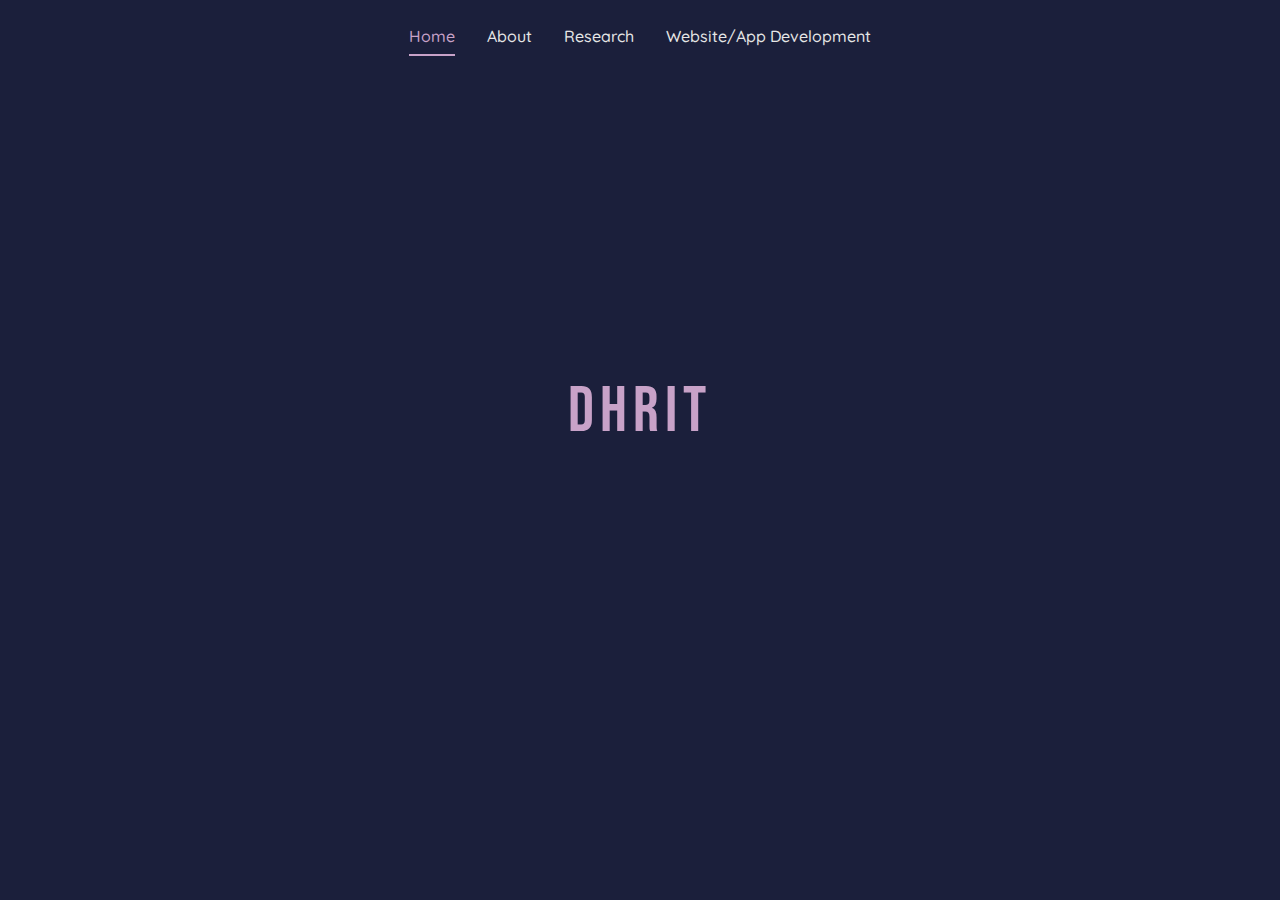
<file: index.html>
<!DOCTYPE html>
<html lang="en">
<head>
  <meta charset="UTF-8">
  <meta name="viewport" content="width=device-width, initial-scale=1.0">
  <title>Dhriti Ramesh | Portfolio</title>
  <link rel="stylesheet" href="assets/css/style.css">
  <!-- Quicksand for general text, Orbitron for your name -->
  <link href="https://fonts.googleapis.com/css2?family=Bebas+Neue:wght@200;400&family=Quicksand:wght@300;400;500;600&family=Raleway:wght@300;400;500&display=swap" rel="stylesheet">
</head>
<body>
  <header>
    <nav class="navbar">
      <a href="index.html" class="active">Home</a>
      <a href="about.html">About</a>
      <a href="research.html">Research</a>
      <a href="web-dev.html">Website/App Development</a>
    </nav>
  </header>

  <main>
    <section class="hero">
      <h1 class="animated-name">Dhriti Ramesh</h1>
      <p class="subtitle animated-subtitle">Making an Impact with STEM, Coding, and Creative Projects</p>
    </section>

  </main>

  <script src="assets/js/animation.js"></script>
</body>
</html>
</file>
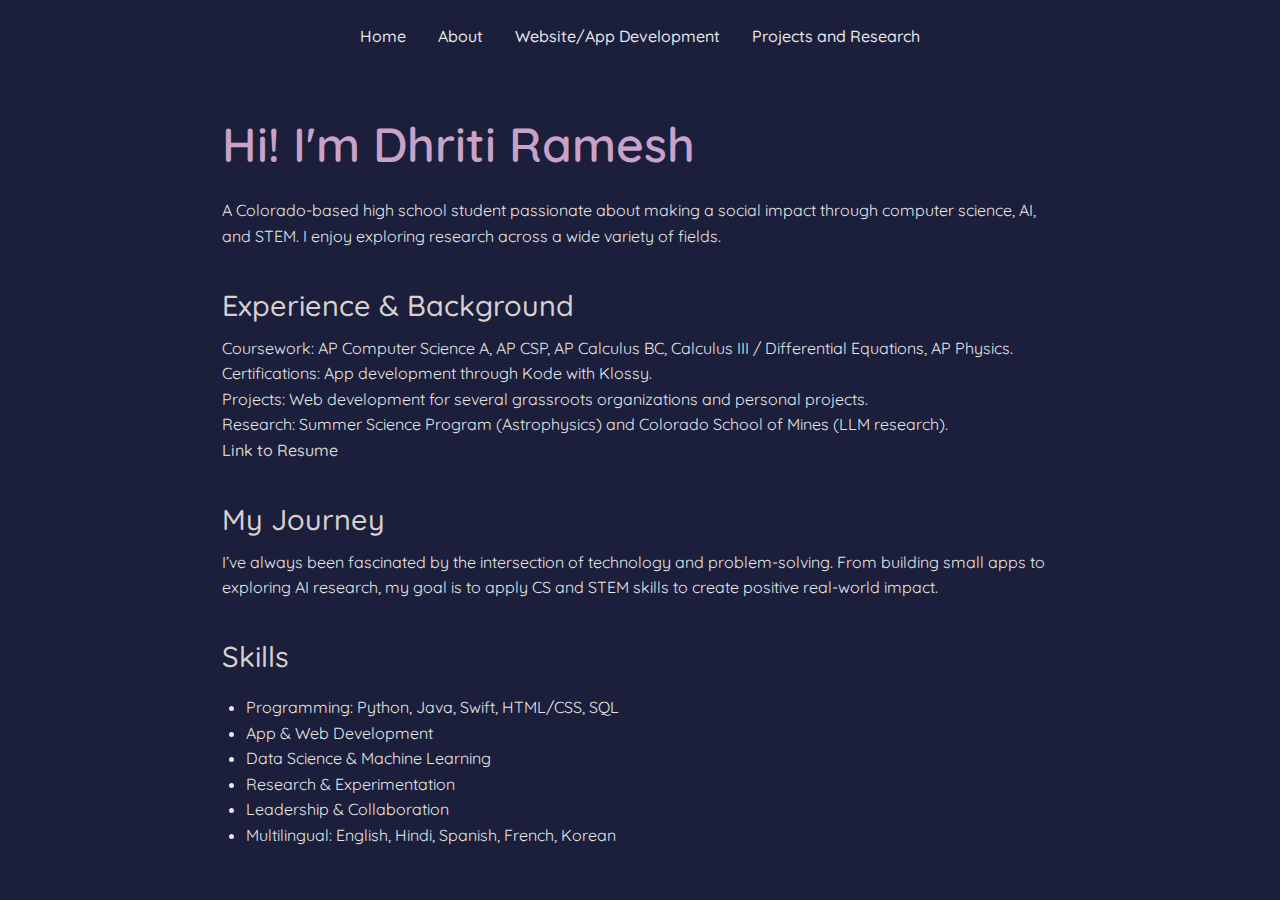
<file: about.html>
<!DOCTYPE html>
<html lang="en">
<head>
  <meta charset="UTF-8">
  <meta name="viewport" content="width=device-width, initial-scale=1.0">
  <title>About | Dhriti Ramesh</title>
  <link rel="stylesheet" href="assets/css/style.css">
</head>
<body>
  <header>
    <nav class="navbar">
      <a href="index.html">Home</a>
      <a href="about.html">About</a>
      <a href="web-dev.html">Website/App Development</a>
      <a href="projects.html">Projects and Research</a>
    </nav>
  </header>

  <main>
    <section class="about-section">
      <h1>Hi! I'm Dhriti Ramesh</h1>
      <p class="intro">
        A Colorado-based high school student passionate about making a social impact through computer science, AI, and STEM. I enjoy exploring research across a wide variety of fields.
      </p>

      <h2>Experience & Background</h2>
      <p>
        Coursework: AP Computer Science A, AP CSP, AP Calculus BC, Calculus III / Differential Equations, AP Physics.<br>
        Certifications: App development through Kode with Klossy.<br>
        Projects: Web development for several grassroots organizations and personal projects.<br>
        Research: Summer Science Program (Astrophysics) and Colorado School of Mines (LLM research).<br>
        <a href="assets/files/resume.pdf" target="_blank">Link to Resume</a>
      </p>

      <h2>My Journey</h2>
      <p>
        I’ve always been fascinated by the intersection of technology and problem-solving. From building small apps to exploring AI research, my goal is to apply CS and STEM skills to create positive real-world impact.
      </p>

      <h2>Skills</h2>
      <ul class="skills-list">
        <li>Programming: Python, Java, Swift, HTML/CSS, SQL</li>
        <li>App & Web Development</li>
        <li>Data Science & Machine Learning</li>
        <li>Research & Experimentation</li>
        <li>Leadership & Collaboration</li>
        <li>Multilingual: English, Hindi, Spanish, French, Korean</li>
      </ul>
    </section>
  </main>
</body>
</html>
</file>
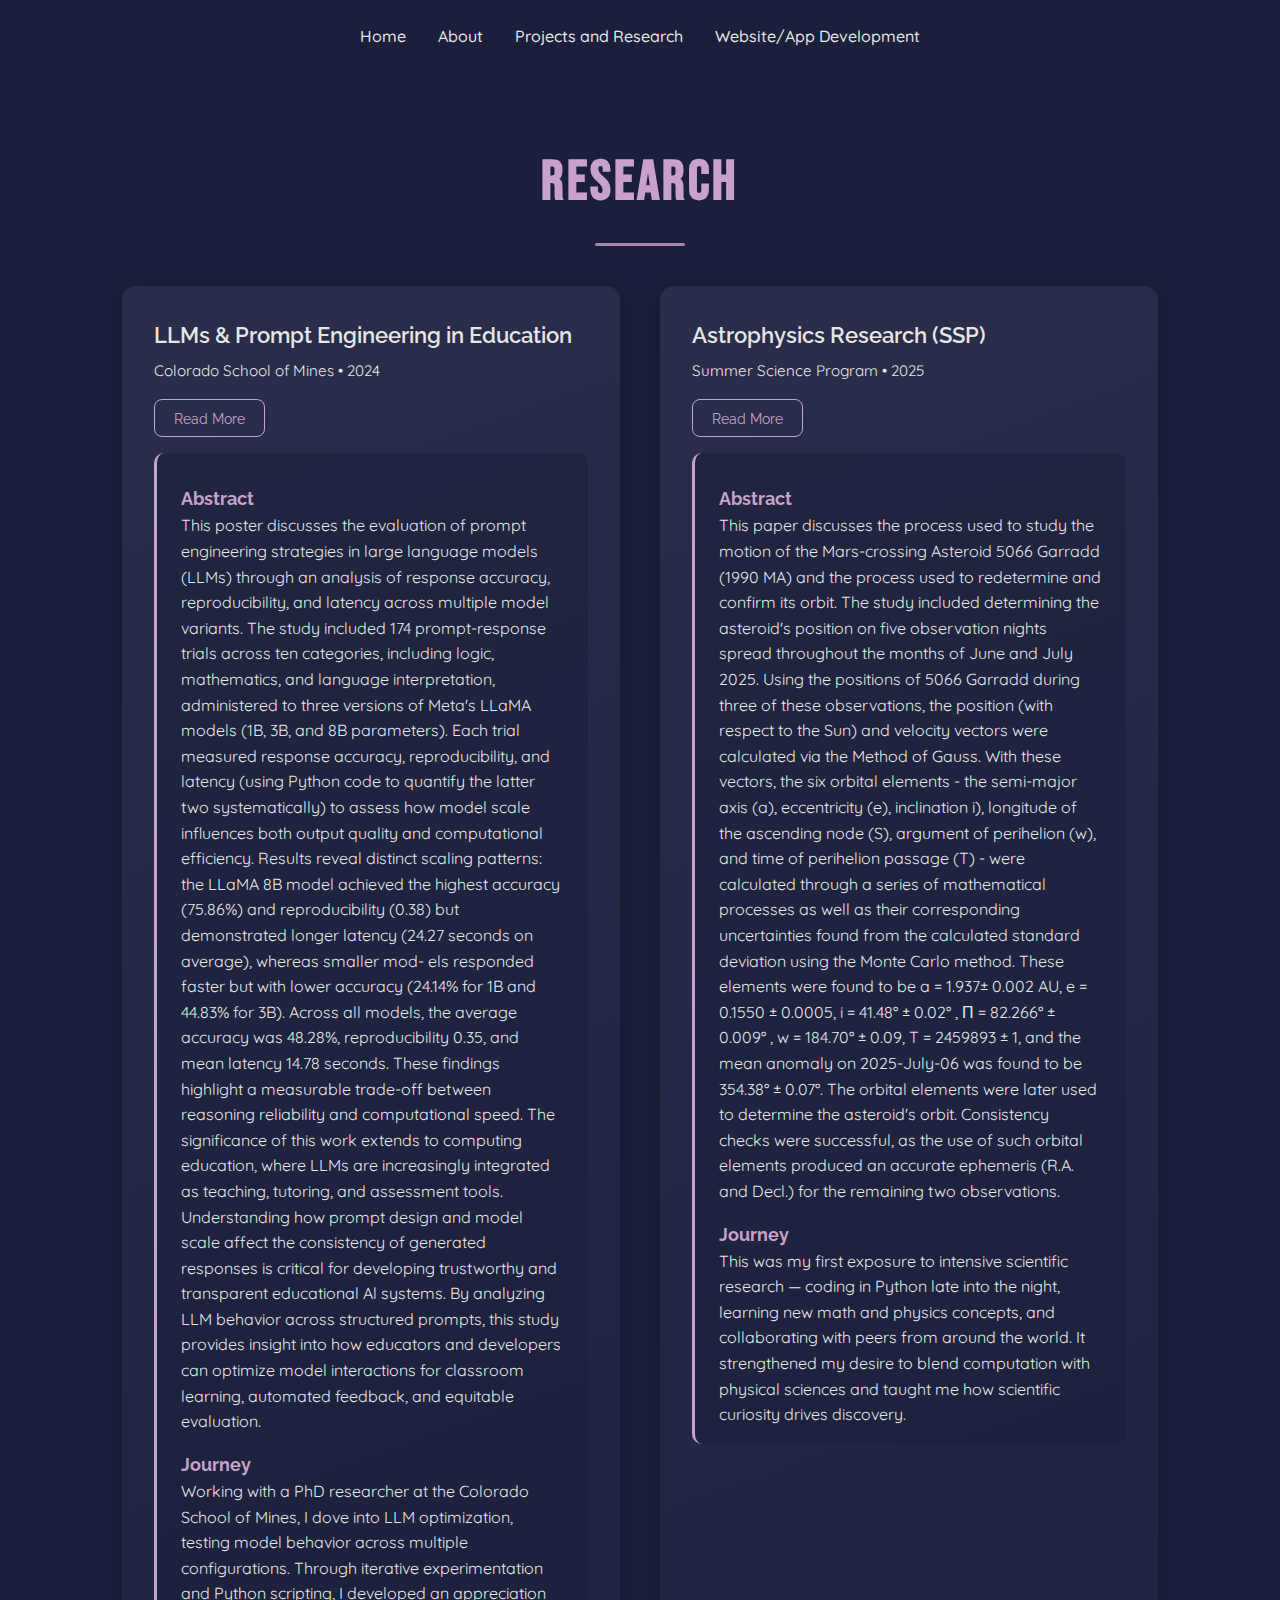
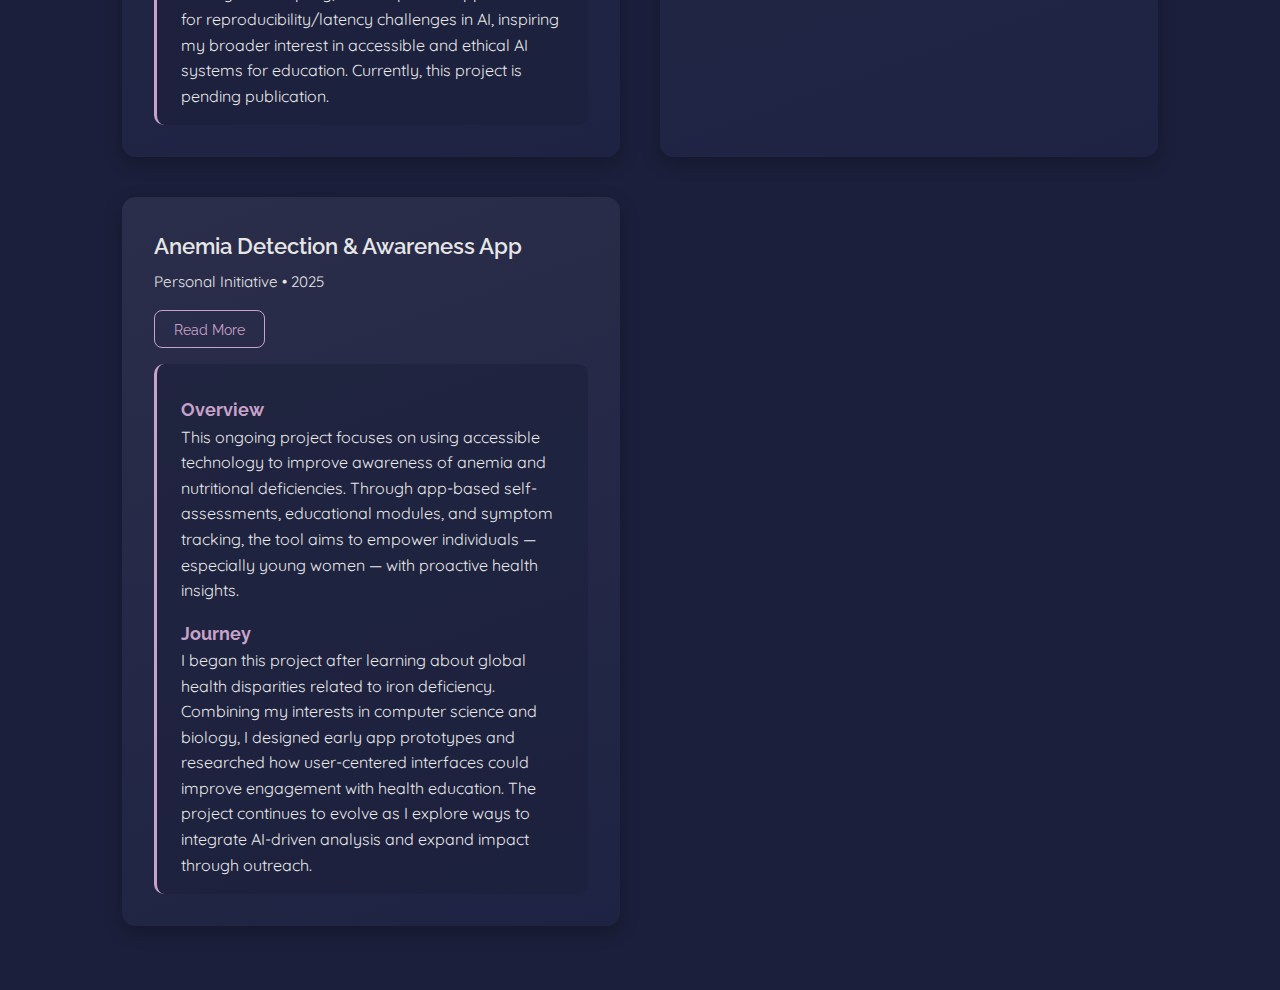
<file: research.html>
<!DOCTYPE html>
<html lang="en">
<head>
  <meta charset="UTF-8">
  <meta name="viewport" content="width=device-width, initial-scale=1.0">
  <title>Research | Dhriti Ramesh</title>
  <link rel="stylesheet" href="assets/css/style.css">
</head>
<body>
  <header>
    <nav class="navbar">
      <a href="index.html">Home</a>
      <a href="about.html">About</a>
      <a href="research.html">Projects and Research</a>
      <a href="web-dev.html">Website/App Development</a>
    </nav>
  </header>

  <main>
    <section class="research-section">
      <h1 class="research-title">RESEARCH</h1>
      <div class="research-grid">

        <!-- LLM Research -->
        <div class="research-card">
          <h3>LLMs & Prompt Engineering in Education</h3>
          <p class="research-sub">Colorado School of Mines • 2024</p>
          <button class="expand-btn">Read More</button>
          <div class="research-details">
            <h4>Abstract</h4>
            <p>This poster discusses the evaluation of prompt engineering strategies in large language models (LLMs) through an analysis of response accuracy, reproducibility, and latency across multiple model
variants. The study included 174 prompt-response trials across ten
categories, including logic, mathematics, and language interpretation, administered to three versions of Meta's LLaMA models
(1B, 3B, and 8B parameters). Each trial measured response accuracy, reproducibility, and latency (using Python code to quantify
the latter two systematically) to assess how model scale influences
both output quality and computational efficiency. Results reveal
distinct scaling patterns: the LLaMA 8B model achieved the highest accuracy (75.86%) and reproducibility (0.38) but demonstrated
longer latency (24.27 seconds on average), whereas smaller mod-
els responded faster but with lower accuracy (24.14% for 1B and
44.83% for 3B). Across all models, the average accuracy was 48.28%,
reproducibility 0.35, and mean latency 14.78 seconds. These findings highlight a measurable trade-off between reasoning reliability
and computational speed. The significance of this work extends
to computing education, where LLMs are increasingly integrated
as teaching, tutoring, and assessment tools. Understanding how
prompt design and model scale affect the consistency of generated
responses is critical for developing trustworthy and transparent
educational Al systems. By analyzing LLM behavior across structured prompts, this study provides insight into how educators and
developers can optimize model interactions for classroom learning,
automated feedback, and equitable evaluation.</p>
            <h4>Journey</h4>
            <p>Working with a PhD researcher at the Colorado School of Mines, I dove into LLM optimization, testing model behavior across multiple configurations. Through iterative experimentation and Python scripting, I developed an appreciation for reproducibility/latency challenges in AI, inspiring my broader interest in accessible and ethical AI systems for education. Currently, this project is pending publication.</p>
          </div>
        </div>

        <!-- Astrophysics Research -->
        <div class="research-card">
          <h3>Astrophysics Research (SSP)</h3>
          <p class="research-sub">Summer Science Program • 2025</p>
          <button class="expand-btn">Read More</button>
          <div class="research-details">
            <h4>Abstract</h4>
            <p>This paper discusses the process used to study the motion of the Mars-crossing Asteroid 5066 Garradd
(1990 MA) and the process used to redetermine and confirm its orbit. The study included determining
the asteroid's position on five observation nights spread throughout the months of June and July 2025.
Using the positions of 5066 Garradd during three of these observations, the position (with respect to
the Sun) and velocity vectors were calculated via the Method of Gauss. With these vectors, the six
orbital elements - the semi-major axis (a), eccentricity (e), inclination i), longitude of the ascending
node (S), argument of perihelion (w), and time of perihelion passage (T) - were calculated through a
series of mathematical processes as well as their corresponding uncertainties found from the calculated
standard deviation using the Monte Carlo method. These elements were found to be a = 1.937±
0.002 AU, e = 0.1550 ± 0.0005, i = 41.48° ± 0.02° , П = 82.266° ± 0.009° , w = 184.70° ± 0.09,
T = 2459893 ± 1, and the mean anomaly on 2025-July-06 was found to be 354.38° ±
0.07°. The orbital elements were later used to determine the asteroid's orbit. Consistency checks were
successful, as the use of such orbital elements produced an accurate ephemeris (R.A. and Decl.) for
the remaining two observations.</p>
            <h4>Journey</h4>
            <p>This was my first exposure to intensive scientific research — coding in Python late into the night, learning new math and physics concepts, and collaborating with peers from around the world. It strengthened my desire to blend computation with physical sciences and taught me how scientific curiosity drives discovery.</p>
          </div>
        </div>

        <!-- Anemia App -->
        <div class="research-card">
          <h3>Anemia Detection & Awareness App</h3>
          <p class="research-sub">Personal Initiative • 2025</p>
          <button class="expand-btn">Read More</button>
          <div class="research-details">
            <h4>Overview</h4>
            <p>This ongoing project focuses on using accessible technology to improve awareness of anemia and nutritional deficiencies. Through app-based self-assessments, educational modules, and symptom tracking, the tool aims to empower individuals — especially young women — with proactive health insights.</p>
            <h4>Journey</h4>
            <p>I began this project after learning about global health disparities related to iron deficiency. Combining my interests in computer science and biology, I designed early app prototypes and researched how user-centered interfaces could improve engagement with health education. The project continues to evolve as I explore ways to integrate AI-driven analysis and expand impact through outreach.</p>
          </div>
        </div>

      </div>
    </section>
  </main>

  <script>
    // Expand/Collapse Research Details
    const buttons = document.querySelectorAll('.expand-btn');
    buttons.forEach(button => {
      button.addEventListener('click', () => {
        const details = button.nextElementSibling;
        details.classList.toggle('show');
        button.textContent = details.classList.contains('show') ? 'Show Less' : 'Read More';
      });
    });
  </script>
</body>
</html>
</file>
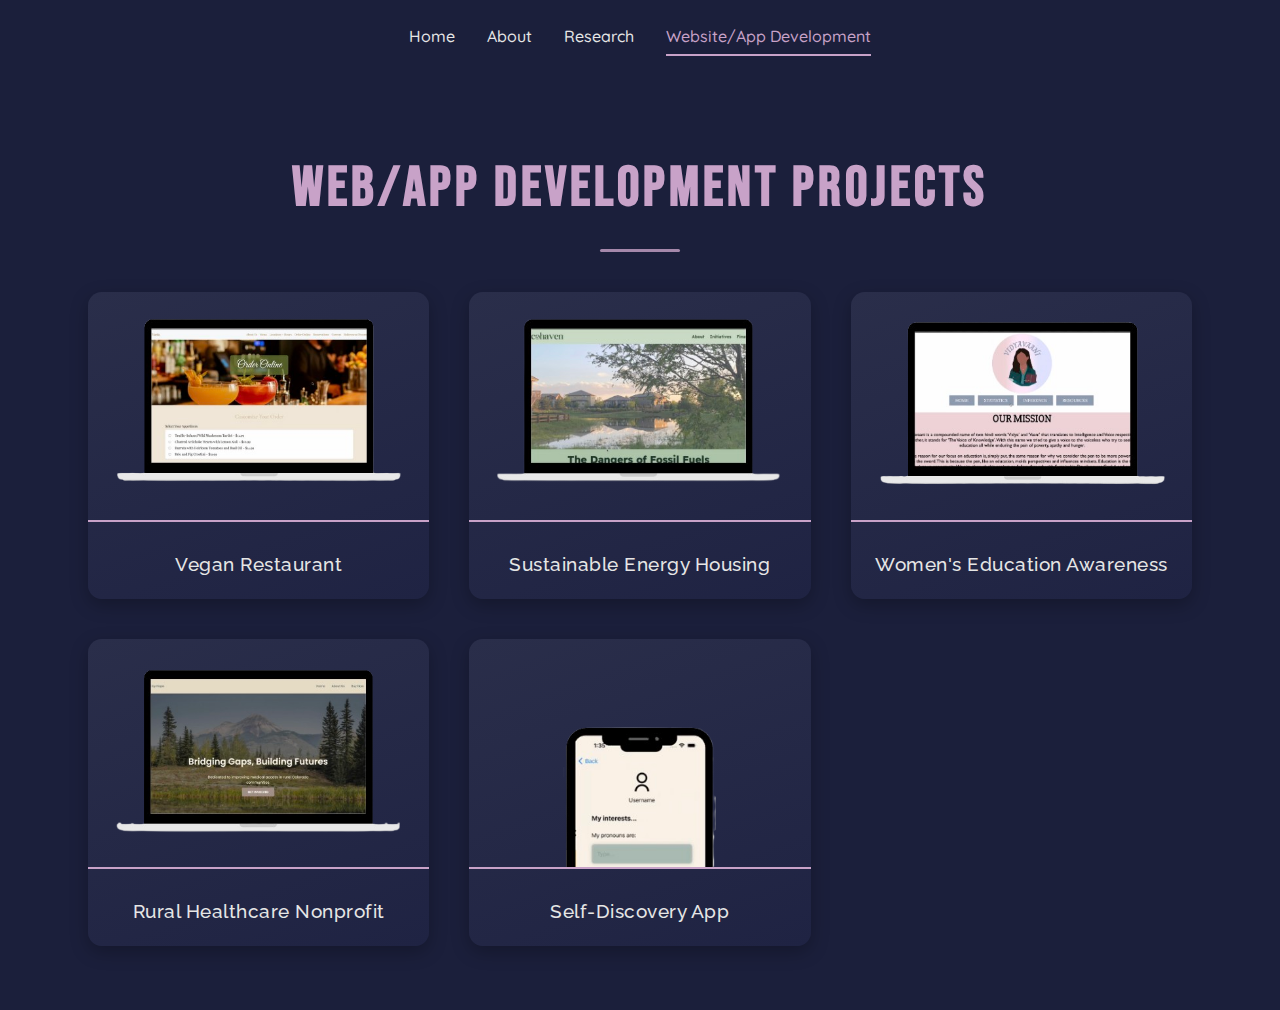
<file: web-dev.html>
<!DOCTYPE html>
<html lang="en">
<head>
  <meta charset="UTF-8">
  <meta name="viewport" content="width=device-width, initial-scale=1.0">
  <title>Web/App Development | Dhriti Ramesh</title>
  <link rel="stylesheet" href="assets/css/style.css">
</head>
<body>
  <header>
    <nav class="navbar">
      <a href="index.html">Home</a>
      <a href="about.html">About</a>
      <a href="research.html">Research</a>
      <a href="web-dev.html" class="active">Website/App Development</a>
    </nav>
  </header>

  <main>
    <section class="projects-section">
      <h1 class="projects-title">WEB/APP DEVELOPMENT PROJECTS</h1>
      <div class="projects-grid">

        <div class="project-card">
          <img src="assets/images/vegan2.png" alt="Vegan Restaurant">
          <h3>Vegan Restaurant</h3>
        </div>

        <div class="project-card">
          <img src="assets/images/eco.png" alt="EcoHaven">
          <h3>Sustainable Energy Housing</h3>
        </div>

        <div class="project-card">
          <img src="assets/images/edu2.png" alt="Women's Education">
          <h3>Women's Education Awareness</h3>
        </div>

        <div class="project-card">
          <img src="assets/images/ngo2.png" alt="Startup Nonprofit">
          <h3>Rural Healthcare Nonprofit</h3>
        </div>

        <div class="project-card">
          <img src="assets/images/apple2.png" alt="Self-Discovery App">
          <h3>Self-Discovery App</h3>
        </div>

      </div>
    </section>
  </main>
</body>
</html>
</file>
<file: assets/css/style.css>
/* Google Fonts */
@import url('https://fonts.googleapis.com/css2?family=Bebas+Neue&family=Quicksand:wght@300;400;500;600&family=Raleway:wght@300;400;500&display=swap');

* {
  margin: 0;
  padding: 0;
  box-sizing: border-box;
}

/* Base body font */
body {
  font-family: 'Quicksand', sans-serif;
  background-color: #1B1F3B; /* dark navy */
  color: #E6E6E6; /* light gray for body text */
  line-height: 1.6;
}

/* Links */
a {
  text-decoration: none;
  color: #D9CFCF; /* soft beige/lavender accent */
  font-weight: 500;
}

a:hover {
  color: #C8A2C8; /* light lavender hover */
}

/* Navbar */
.navbar {
  display: flex;
  justify-content: center;
  gap: 2rem;
  padding: 1.5rem;
  background: #1B1F3B; /* dark, same as bg */
  font-family: 'Quicksand', sans-serif;
  position: sticky;
  top: 0;
  z-index: 100;
}

.navbar a {
  font-weight: 500;
  color: #E6E6E6;
}

.navbar a.active {
  color: #C8A2C8;
  border-bottom: 2px solid #C8A2C8;
  padding-bottom: 4px;
}

.navbar a:hover {
  color: #C8A2C8; /* light lavender hover */
}

/* Hero Section */
.hero {
  display: flex;
  flex-direction: column;
  justify-content: center;
  align-items: center;
  height: 80vh;
  text-align: center;
}

.animated-name {
  font-family: 'Bebas Neue', sans-serif;
  font-weight: 400;
  font-size: 4rem;
  color: #C8A2C8; /* light lavender for name animation */
  text-transform: uppercase;
  letter-spacing: 6px;
  animation: fadeInUp 2s ease-out;
}

.subtitle {
  margin-top: 1rem;
  font-size: 1.5rem;
  color: #D9CFCF; /* soft beige/lavender */
  font-family: 'Raleway', sans-serif;
  font-weight: 400;
  opacity: 0;
  animation: fadeInUp 2s ease-out forwards;
  animation-delay: 1s;
}

.animated-subtitle {
  opacity: 0;
  animation: fadeInUp 2s ease-out forwards;
  animation-delay: 1s;
}

/* Animations */
@keyframes fadeInUp {
  0% {
    opacity: 0;
    transform: translateY(30px);
  }
  100% {
    opacity: 1;
    transform: translateY(0);
  }
}

/* About Section */
.about-section {
  max-width: 900px;
  margin: 2rem auto;
  padding: 0 2rem;
  font-family: 'Quicksand', sans-serif;
}

.about-section h1 {
  font-size: 3rem;
  color: #C8A2C8; /* light lavender for headings */
  margin-bottom: 1rem;
  font-weight: 600;
}

.about-section h2 {
  font-size: 1.8rem;
  margin-top: 2rem;
  margin-bottom: 0.5rem;
  color: #D9CFCF;
  font-weight: 500;
}

.about-section p {
  margin-bottom: 1rem;
  color: #E6E6E6;
  font-weight: 400;
}

.skills-list {
  margin-top: 1rem;
  list-style-type: disc;
  padding-left: 1.5rem;
  color: #E6E6E6;
}

/* PROJECTS SECTION */
.projects-section {
  max-width: 1200px;
  margin: 4rem auto;
  padding: 0 2rem;
  text-align: center;
}

.projects-title {
  font-family: 'Bebas Neue', sans-serif;
  font-size: 3.5rem;
  letter-spacing: 4px;
  color: #C8A2C8; /* lavender title */
  margin-bottom: 2.5rem;
  position: relative;
}

.projects-title::after {
  content: "";
  display: block;
  width: 80px;
  height: 3px;
  background: #C8A2C8;
  margin: 1rem auto 0;
  border-radius: 2px;
  opacity: 0.8;
}

/* Project Grid Layout */
.projects-grid {
  display: grid;
  grid-template-columns: repeat(auto-fit, minmax(280px, 1fr));
  gap: 2.5rem;
  padding: 0 1rem;
}

/* Project Cards */
.project-card {
  background: linear-gradient(160deg, #2A2E4A 0%, #1F2343 100%);
  border-radius: 14px;
  box-shadow: 0 6px 18px rgba(0, 0, 0, 0.25);
  overflow: hidden;
  transition: transform 0.3s ease, box-shadow 0.3s ease;
  position: relative;
}

.project-card:hover {
  transform: translateY(-10px);
  box-shadow: 0 10px 25px rgba(0, 0, 0, 0.4);
}

/* Images */
.project-card img {
  width: 100%;
  height: 230px;
  object-fit: cover;
  object-position: top;
  border-bottom: 2px solid #C8A2C8; /* subtle accent border */
  transition: opacity 0.3s ease;
}

.project-card:hover img {
  opacity: 0.9;
}

/* Project Titles */
.project-card h3 {
  font-family: 'Raleway', sans-serif;
  font-weight: 500;
  color: #E6E6E6;
  font-size: 1.2rem;
  text-align: center;
  padding: 1.2rem 1rem;
  letter-spacing: 0.5px;
  transition: color 0.3s ease;
}

.project-card:hover h3 {
  color: #C8A2C8;
}

/* RESEARCH SECTION */
.research-section {
  max-width: 1100px;
  margin: 4rem auto;
  padding: 0 2rem;
  text-align: center;
}

.research-title {
  font-family: 'Bebas Neue', sans-serif;
  font-size: 3.5rem;
  letter-spacing: 3px;
  color: #C8A2C8;
  margin-bottom: 2.5rem;
  position: relative;
}

.research-title::after {
  content: "";
  display: block;
  width: 90px;
  height: 3px;
  background: #C8A2C8;
  margin: 1rem auto 0;
  border-radius: 2px;
  opacity: 0.8;
}

/* Research Grid */
.research-grid {
  display: grid;
  grid-template-columns: repeat(auto-fit, minmax(330px, 1fr));
  gap: 2.5rem;
}

/* Card Styling */
.research-card {
  background: linear-gradient(160deg, #2A2E4A 0%, #1F2343 100%);
  border-radius: 14px;
  padding: 2rem;
  text-align: left;
  box-shadow: 0 6px 18px rgba(0,0,0,0.25);
  transition: transform 0.3s ease, box-shadow 0.3s ease;
}

.research-card:hover {
  transform: translateY(-10px);
  box-shadow: 0 10px 25px rgba(0,0,0,0.4);
}

.research-card h3 {
  color: #E6E6E6;
  font-family: 'Raleway', sans-serif;
  font-weight: 600;
  margin-bottom: 0.3rem;
  font-size: 1.4rem;
}

.research-sub {
  color: #CBA6D9;
  font-size: 0.95rem;
  margin-bottom: 1rem;
  font-family: 'Quicksand', sans-serif;
}

/* Buttons */
.expand-btn {
  background-color: transparent;
  border: 1px solid #C8A2C8;
  color: #C8A2C8;
  padding: 0.6rem 1.2rem;
  border-radius: 8px;
  font-size: 0.9rem;
  cursor: pointer;
  font-family: 'Raleway', sans-serif;
  transition: all 0.3s ease;
}

.expand-btn:hover {
  background-color: #C8A2C8;
  color: #1B1F3B;
}

/* Details (hidden by default) */

.research-details {
  background: rgba(27, 31, 59, 0.6);
  border-left: 3px solid #C8A2C8;
  padding: 1rem 1.5rem;
  border-radius: 10px;
  margin-top: 1rem;
}

.research-details.show {
  display: block;
  animation: fadeIn 0.5s ease-in;
}

.research-details h4 {
  margin-top: 1rem;
  color: #C8A2C8;
  font-family: 'Raleway', sans-serif;
  font-size: 1.1rem;
}

.research-card p {
  color: #E8E8E8;
}

@keyframes fadeIn {
  from { opacity: 0; transform: translateY(10px); }
  to { opacity: 1; transform: translateY(0); }
}
</file>
